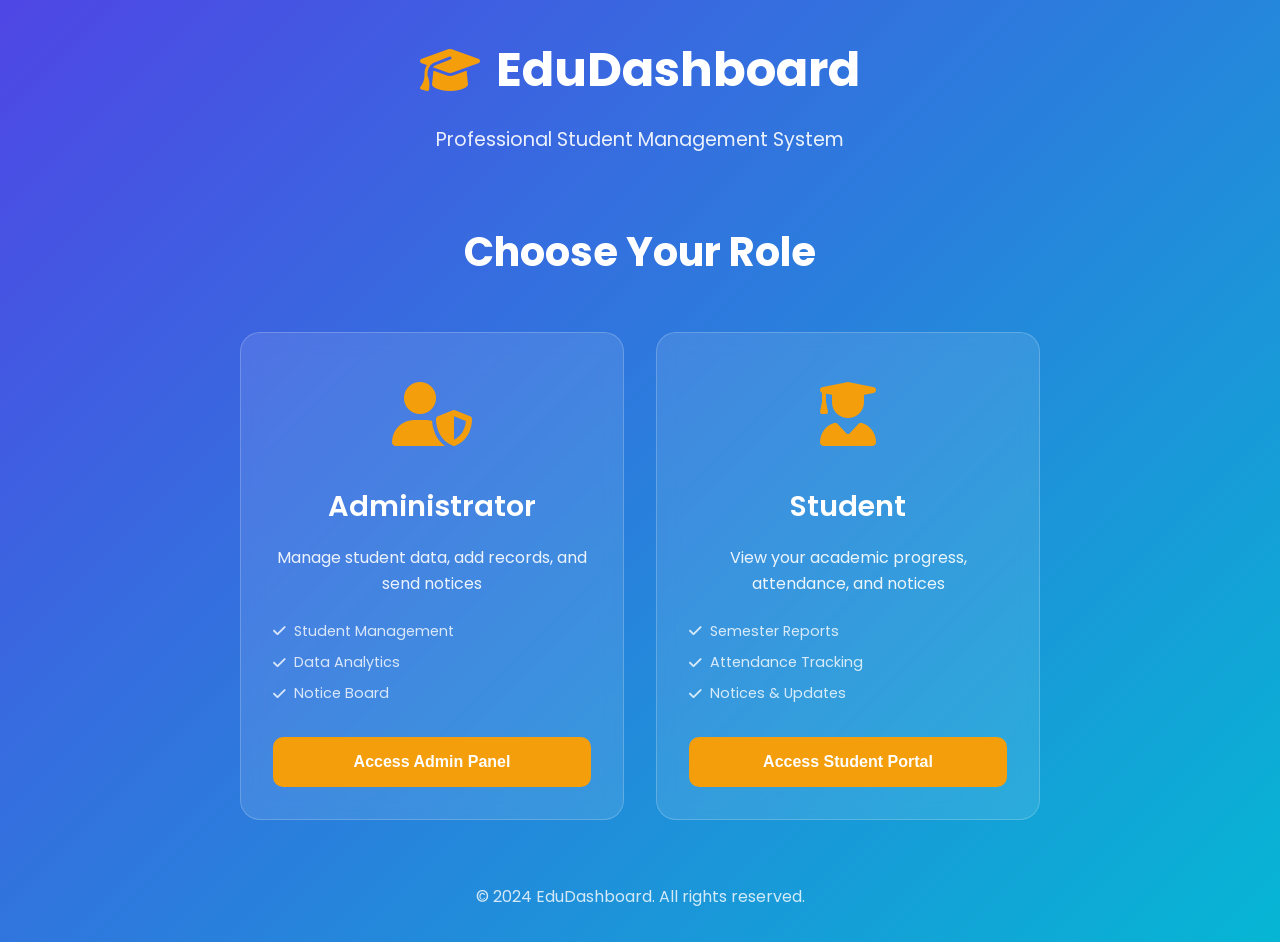
<file: index.html>
<!DOCTYPE html>
<html lang="en">
<head>
    <meta charset="UTF-8">
    <meta name="viewport" content="width=device-width, initial-scale=1.0">
    <title>Student Dashboard - Role Selection</title>
    <link rel="stylesheet" href="css/style.css">
    <link href="https://fonts.googleapis.com/css2?family=Poppins:wght@300;400;500;600;700&display=swap" rel="stylesheet">
    <link rel="stylesheet" href="https://cdnjs.cloudflare.com/ajax/libs/font-awesome/6.4.0/css/all.min.css">
</head>
<body>
    <div class="landing-container">
        <div class="landing-header">
            <div class="logo">
                <i class="fas fa-graduation-cap"></i>
                <h1>EduDashboard</h1>
            </div>
            <p class="tagline">Professional Student Management System</p>
        </div>

        <div class="role-selection">
            <h2>Choose Your Role</h2>
            <div class="role-cards">
                <div class="role-card admin-card" onclick="selectRole('admin')">
                    <div class="card-icon">
                        <i class="fas fa-user-shield"></i>
                    </div>
                    <h3>Administrator</h3>
                    <p>Manage student data, add records, and send notices</p>
                    <div class="card-features">
                        <span><i class="fas fa-check"></i> Student Management</span>
                        <span><i class="fas fa-check"></i> Data Analytics</span>
                        <span><i class="fas fa-check"></i> Notice Board</span>
                    </div>
                    <button class="role-btn">Access Admin Panel</button>
                </div>

                <div class="role-card student-card" onclick="selectRole('student')">
                    <div class="card-icon">
                        <i class="fas fa-user-graduate"></i>
                    </div>
                    <h3>Student</h3>
                    <p>View your academic progress, attendance, and notices</p>
                    <div class="card-features">
                        <span><i class="fas fa-check"></i> Semester Reports</span>
                        <span><i class="fas fa-check"></i> Attendance Tracking</span>
                        <span><i class="fas fa-check"></i> Notices & Updates</span>
                    </div>
                    <button class="role-btn">Access Student Portal</button>
                </div>
            </div>
        </div>

        <div class="landing-footer">
            <p>&copy; 2024 EduDashboard. All rights reserved.</p>
        </div>
    </div>

    <script src="js/script.js"></script>
</body>
</html>
</file>
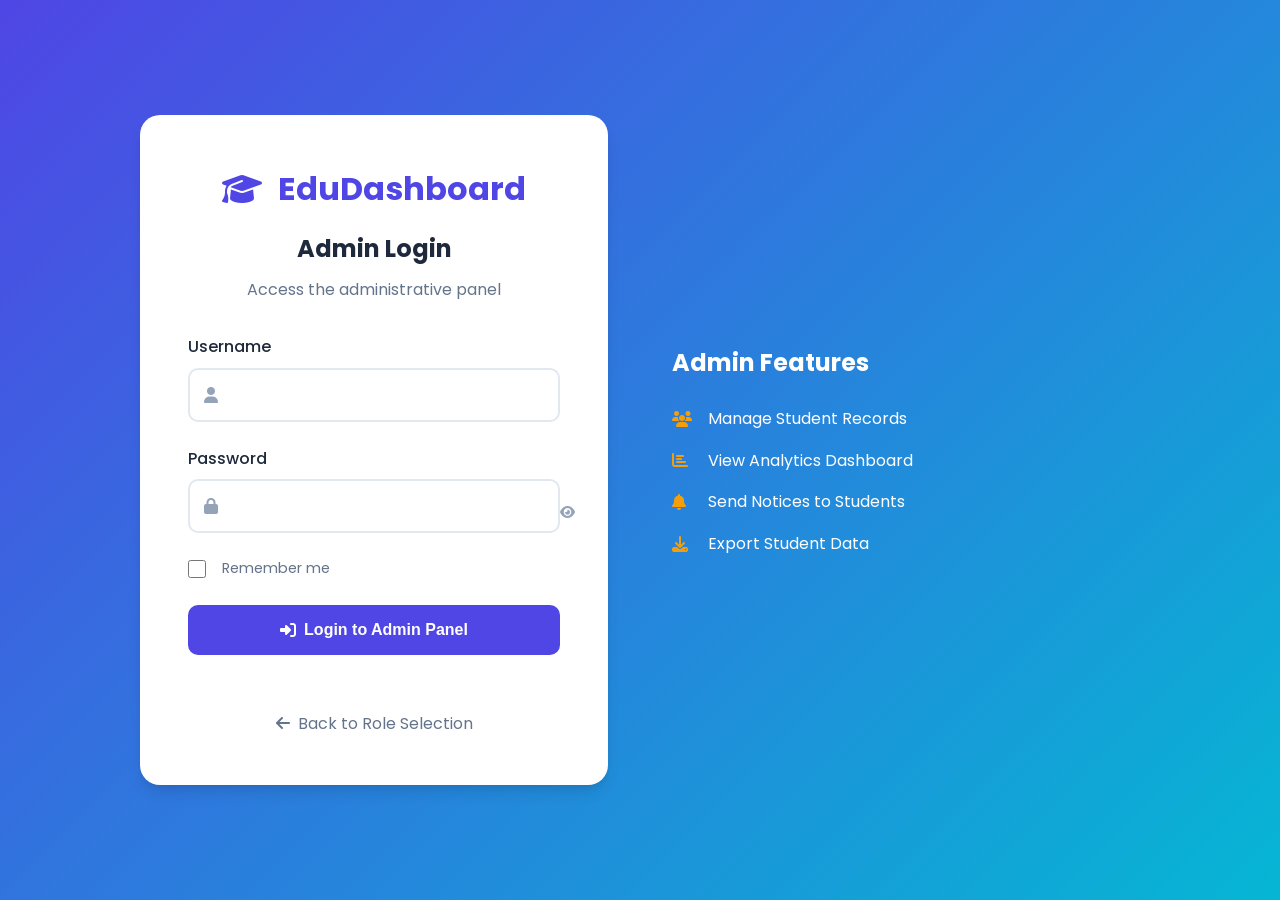
<file: login-admin.html>
<!DOCTYPE html>
<html lang="en">
<head>
    <meta charset="UTF-8">
    <meta name="viewport" content="width=device-width, initial-scale=1.0">
    <title>Admin Login - EduDashboard</title>
    <link rel="stylesheet" href="css/style.css">
    <link href="https://fonts.googleapis.com/css2?family=Poppins:wght@300;400;500;600;700&display=swap" rel="stylesheet">
    <link rel="stylesheet" href="https://cdnjs.cloudflare.com/ajax/libs/font-awesome/6.4.0/css/all.min.css">
</head>
<body class="login-page">
    <div class="login-container">
        <div class="login-card">
            <div class="login-header">
                <div class="logo">
                    <i class="fas fa-graduation-cap"></i>
                    <h1>EduDashboard</h1>
                </div>
                <h2>Admin Login</h2>
                <p>Access the administrative panel</p>
            </div>

            <form class="login-form" id="adminLoginForm">
                <div class="form-group">
                    <label for="adminUsername">Username</label>
                    <div class="input-group">
                        <i class="fas fa-user"></i>
                        <input type="text" id="adminUsername" name="username" required>
                    </div>
                </div>

                <div class="form-group">
                    <label for="adminPassword">Password</label>
                    <div class="input-group">
                        <i class="fas fa-lock"></i>
                        <input type="password" id="adminPassword" name="password" required>
                        <button type="button" class="toggle-password" onclick="togglePassword('adminPassword')">
                            <i class="fas fa-eye"></i>
                        </button>
                    </div>
                </div>

                <div class="form-options">
                    <label class="checkbox-container">
                        <input type="checkbox" id="rememberMe">
                        <span class="checkmark"></span>
                        Remember me
                    </label>
                </div>

                <button type="submit" class="login-btn">
                    <i class="fas fa-sign-in-alt"></i>
                    Login to Admin Panel
                </button>

                <div class="login-footer">
                    <a href="index.html" class="back-link">
                        <i class="fas fa-arrow-left"></i>
                        Back to Role Selection
                    </a>
                </div>
            </form>
        </div>

        <div class="login-info">
            <h3>Admin Features</h3>
            <ul>
                <li><i class="fas fa-users"></i> Manage Student Records</li>
                <li><i class="fas fa-chart-bar"></i> View Analytics Dashboard</li>
                <li><i class="fas fa-bell"></i> Send Notices to Students</li>
                <li><i class="fas fa-download"></i> Export Student Data</li>
            </ul>
        </div>
    </div>

    <script src="js/script.js"></script>
</body>
</html>
</file>
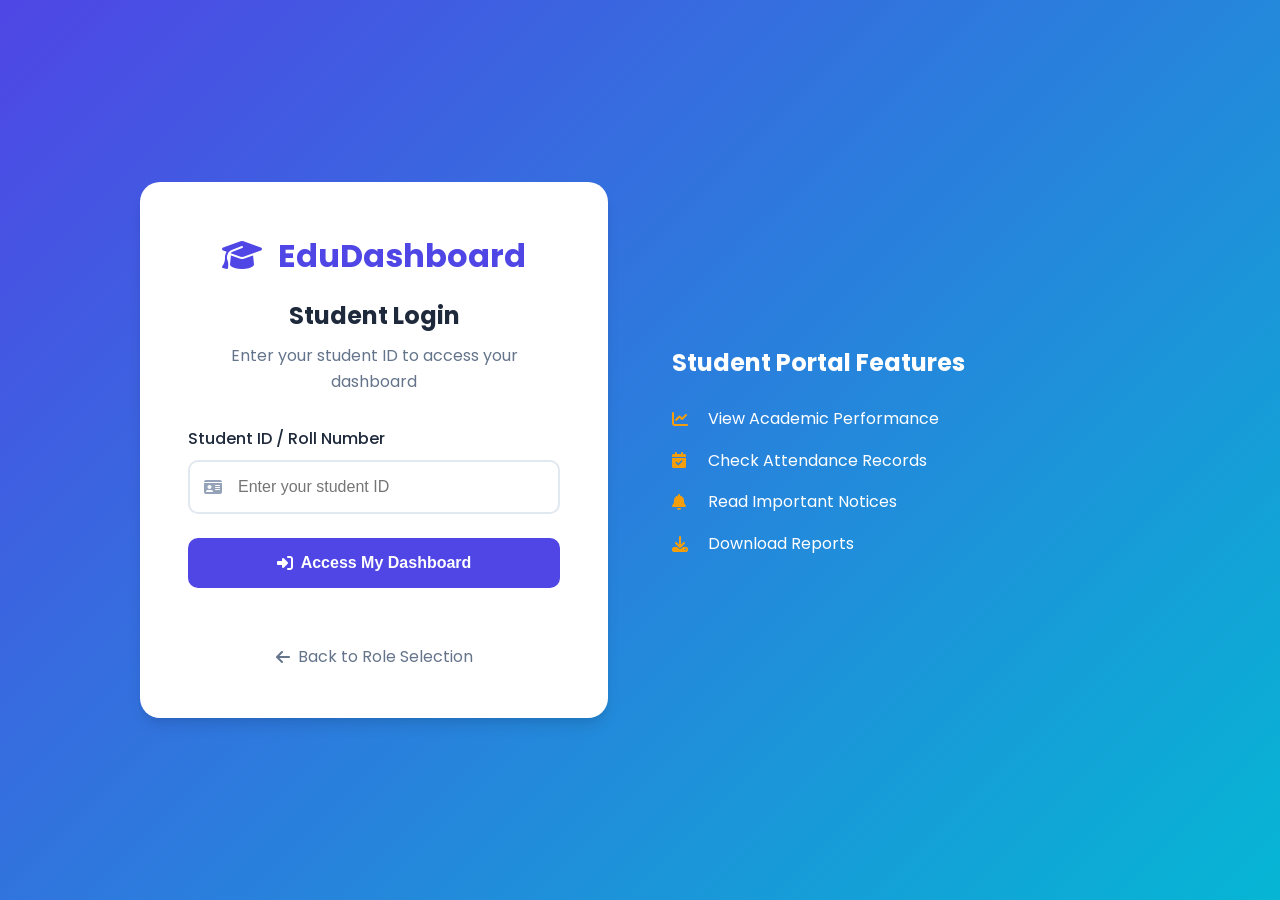
<file: login-student.html>
<!DOCTYPE html>
<html lang="en">
<head>
    <meta charset="UTF-8">
    <meta name="viewport" content="width=device-width, initial-scale=1.0">
    <title>Student Login - EduDashboard</title>
    <link rel="stylesheet" href="css/style.css">
    <link href="https://fonts.googleapis.com/css2?family=Poppins:wght@300;400;500;600;700&display=swap" rel="stylesheet">
    <link rel="stylesheet" href="https://cdnjs.cloudflare.com/ajax/libs/font-awesome/6.4.0/css/all.min.css">
</head>
<body class="login-page">
    <div class="login-container">
        <div class="login-card">
            <div class="login-header">
                <div class="logo">
                    <i class="fas fa-graduation-cap"></i>
                    <h1>EduDashboard</h1>
                </div>
                <h2>Student Login</h2>
                <p>Enter your student ID to access your dashboard</p>
            </div>

            <form class="login-form" id="studentLoginForm">
                <div class="form-group">
                    <label for="studentId">Student ID / Roll Number</label>
                    <div class="input-group">
                        <i class="fas fa-id-card"></i>
                        <input type="text" id="studentId" name="studentId" placeholder="Enter your student ID" required>
                    </div>
                </div>

                <button type="submit" class="login-btn">
                    <i class="fas fa-sign-in-alt"></i>
                    Access My Dashboard
                </button>

                <div class="login-footer">
                    <a href="index.html" class="back-link">
                        <i class="fas fa-arrow-left"></i>
                        Back to Role Selection
                    </a>
                </div>
            </form>
        </div>

        <div class="login-info">
            <h3>Student Portal Features</h3>
            <ul>
                <li><i class="fas fa-chart-line"></i> View Academic Performance</li>
                <li><i class="fas fa-calendar-check"></i> Check Attendance Records</li>
                <li><i class="fas fa-bell"></i> Read Important Notices</li>
                <li><i class="fas fa-download"></i> Download Reports</li>
            </ul>
        </div>
    </div>

    <script src="js/script.js"></script>
</body>
</html>
</file>
<file: css/style.css>
/* Reset and Base Styles */
* {
    margin: 0;
    padding: 0;
    box-sizing: border-box;
}

:root {
    /* Light Theme Colors */
    --primary-color: #4f46e5;
    --primary-dark: #3730a3;
    --secondary-color: #06b6d4;
    --accent-color: #f59e0b;
    --success-color: #10b981;
    --warning-color: #f59e0b;
    --error-color: #ef4444;
    
    /* Neutral Colors */
    --bg-primary: #ffffff;
    --bg-secondary: #f8fafc;
    --bg-tertiary: #f1f5f9;
    --text-primary: #1e293b;
    --text-secondary: #64748b;
    --text-muted: #94a3b8;
    --border-color: #e2e8f0;
    --shadow: 0 1px 3px 0 rgba(0, 0, 0, 0.1), 0 1px 2px 0 rgba(0, 0, 0, 0.06);
    --shadow-lg: 0 10px 15px -3px rgba(0, 0, 0, 0.1), 0 4px 6px -2px rgba(0, 0, 0, 0.05);
    
    /* Dark Theme Colors */
    --dark-bg-primary: #0f172a;
    --dark-bg-secondary: #1e293b;
    --dark-bg-tertiary: #334155;
    --dark-text-primary: #f8fafc;
    --dark-text-secondary: #cbd5e1;
    --dark-text-muted: #64748b;
    --dark-border-color: #334155;
}

[data-theme="dark"] {
    --bg-primary: var(--dark-bg-primary);
    --bg-secondary: var(--dark-bg-secondary);
    --bg-tertiary: var(--dark-bg-tertiary);
    --text-primary: var(--dark-text-primary);
    --text-secondary: var(--dark-text-secondary);
    --text-muted: var(--dark-text-muted);
    --border-color: var(--dark-border-color);
}

body {
    font-family: 'Poppins', sans-serif;
    background-color: var(--bg-secondary);
    color: var(--text-primary);
    line-height: 1.6;
    transition: all 0.3s ease;
}

/* Landing Page Styles */
.landing-container {
    min-height: 100vh;
    display: flex;
    flex-direction: column;
    background: linear-gradient(135deg, var(--primary-color) 0%, var(--secondary-color) 100%);
    color: white;
}

.landing-header {
    text-align: center;
    padding: 2rem 1rem;
}

.landing-header .logo {
    display: flex;
    align-items: center;
    justify-content: center;
    gap: 1rem;
    margin-bottom: 1rem;
}

.landing-header .logo i {
    font-size: 3rem;
    color: var(--accent-color);
}

.landing-header h1 {
    font-size: 3rem;
    font-weight: 700;
    margin: 0;
}

.tagline {
    font-size: 1.2rem;
    opacity: 0.9;
    margin: 0;
}

.role-selection {
    flex: 1;
    display: flex;
    flex-direction: column;
    align-items: center;
    justify-content: center;
    padding: 2rem;
}

.role-selection h2 {
    font-size: 2.5rem;
    margin-bottom: 3rem;
    text-align: center;
}

.role-cards {
    display: grid;
    grid-template-columns: repeat(auto-fit, minmax(350px, 1fr));
    gap: 2rem;
    max-width: 800px;
    width: 100%;
}

.role-card {
    background: rgba(255, 255, 255, 0.1);
    backdrop-filter: blur(10px);
    border: 1px solid rgba(255, 255, 255, 0.2);
    border-radius: 20px;
    padding: 2rem;
    text-align: center;
    transition: all 0.3s ease;
    cursor: pointer;
}

.role-card:hover {
    transform: translateY(-10px);
    background: rgba(255, 255, 255, 0.15);
    box-shadow: 0 20px 40px rgba(0, 0, 0, 0.1);
}

.card-icon {
    font-size: 4rem;
    margin-bottom: 1rem;
    color: var(--accent-color);
}

.role-card h3 {
    font-size: 1.8rem;
    margin-bottom: 1rem;
    font-weight: 600;
}

.role-card p {
    font-size: 1rem;
    margin-bottom: 1.5rem;
    opacity: 0.9;
}

.card-features {
    display: flex;
    flex-direction: column;
    gap: 0.5rem;
    margin-bottom: 2rem;
}

.card-features span {
    display: flex;
    align-items: center;
    gap: 0.5rem;
    font-size: 0.9rem;
    opacity: 0.8;
}

.role-btn {
    background: var(--accent-color);
    color: white;
    border: none;
    padding: 1rem 2rem;
    border-radius: 10px;
    font-size: 1rem;
    font-weight: 600;
    cursor: pointer;
    transition: all 0.3s ease;
    width: 100%;
}

.role-btn:hover {
    background: #d97706;
    transform: translateY(-2px);
}

.landing-footer {
    text-align: center;
    padding: 2rem;
    opacity: 0.8;
}

/* Login Page Styles */
.login-page {
    background: linear-gradient(135deg, var(--primary-color) 0%, var(--secondary-color) 100%);
    min-height: 100vh;
    display: flex;
    align-items: center;
    justify-content: center;
    padding: 2rem;
}

.login-container {
    display: grid;
    grid-template-columns: 1fr 1fr;
    gap: 4rem;
    max-width: 1000px;
    width: 100%;
    align-items: center;
}

.login-card {
    background: var(--bg-primary);
    border-radius: 20px;
    padding: 3rem;
    box-shadow: var(--shadow-lg);
    color: var(--text-primary);
}

.login-header {
    text-align: center;
    margin-bottom: 2rem;
}

.login-header .logo {
    display: flex;
    align-items: center;
    justify-content: center;
    gap: 1rem;
    margin-bottom: 1rem;
}

.login-header .logo i {
    font-size: 2rem;
    color: var(--primary-color);
}

.login-header h1 {
    font-size: 2rem;
    font-weight: 700;
    color: var(--primary-color);
}

.login-header h2 {
    font-size: 1.5rem;
    margin-bottom: 0.5rem;
    color: var(--text-primary);
}

.login-header p {
    color: var(--text-secondary);
}

.login-form {
    display: flex;
    flex-direction: column;
    gap: 1.5rem;
}

.form-group {
    display: flex;
    flex-direction: column;
    gap: 0.5rem;
}

.form-group label {
    font-weight: 500;
    color: var(--text-primary);
}

.input-group {
    position: relative;
    display: flex;
    align-items: center;
}

.input-group i {
    position: absolute;
    left: 1rem;
    color: var(--text-muted);
    z-index: 1;
}

.input-group input {
    width: 100%;
    padding: 1rem 1rem 1rem 3rem;
    border: 2px solid var(--border-color);
    border-radius: 10px;
    font-size: 1rem;
    transition: all 0.3s ease;
    background: var(--bg-primary);
    color: var(--text-primary);
}

.input-group input:focus {
    outline: none;
    border-color: var(--primary-color);
    box-shadow: 0 0 0 3px rgba(79, 70, 229, 0.1);
}

.toggle-password {
    position: absolute;
    right: 1rem;
    background: none;
    border: none;
    color: var(--text-muted);
    cursor: pointer;
    z-index: 1;
}

.form-options {
    display: flex;
    align-items: center;
    gap: 0.5rem;
}

.checkbox-container {
    display: flex;
    align-items: center;
    gap: 0.5rem;
    cursor: pointer;
    font-size: 0.9rem;
    color: var(--text-secondary);
}

.checkbox-container input[type="checkbox"] {
    width: 18px;
    height: 18px;
    accent-color: var(--primary-color);
}

.login-btn {
    background: var(--primary-color);
    color: white;
    border: none;
    padding: 1rem 2rem;
    border-radius: 10px;
    font-size: 1rem;
    font-weight: 600;
    cursor: pointer;
    transition: all 0.3s ease;
    display: flex;
    align-items: center;
    justify-content: center;
    gap: 0.5rem;
}

.login-btn:hover {
    background: var(--primary-dark);
    transform: translateY(-2px);
}

.login-footer {
    text-align: center;
    margin-top: 2rem;
}

.back-link {
    color: var(--text-secondary);
    text-decoration: none;
    display: inline-flex;
    align-items: center;
    gap: 0.5rem;
    transition: color 0.3s ease;
}

.back-link:hover {
    color: var(--primary-color);
}

.login-info {
    color: white;
}

.login-info h3 {
    font-size: 1.5rem;
    margin-bottom: 1.5rem;
}

.login-info ul {
    list-style: none;
    display: flex;
    flex-direction: column;
    gap: 1rem;
}

.login-info li {
    display: flex;
    align-items: center;
    gap: 1rem;
    font-size: 1rem;
}

.login-info i {
    color: var(--accent-color);
    width: 20px;
}

/* Dashboard Layout */
.dashboard-container {
    display: flex;
    min-height: 100vh;
    background: var(--bg-secondary);
}

/* Sidebar Styles */
.sidebar {
    width: 280px;
    background: var(--bg-primary);
    border-right: 1px solid var(--border-color);
    display: flex;
    flex-direction: column;
    transition: all 0.3s ease;
    position: fixed;
    height: 100vh;
    z-index: 1000;
}

.sidebar-header {
    padding: 2rem 1.5rem;
    border-bottom: 1px solid var(--border-color);
}

.sidebar-header .logo {
    display: flex;
    align-items: center;
    gap: 1rem;
}

.sidebar-header .logo i {
    font-size: 2rem;
    color: var(--primary-color);
}

.sidebar-header h2 {
    font-size: 1.5rem;
    font-weight: 700;
    color: var(--primary-color);
}

.sidebar-nav {
    flex: 1;
    padding: 1rem 0;
}

.sidebar-nav ul {
    list-style: none;
}

.nav-item {
    display: flex;
    align-items: center;
    gap: 1rem;
    padding: 1rem 1.5rem;
    cursor: pointer;
    transition: all 0.3s ease;
    color: var(--text-secondary);
    border-left: 3px solid transparent;
}

.nav-item:hover {
    background: var(--bg-tertiary);
    color: var(--text-primary);
}

.nav-item.active {
    background: rgba(79, 70, 229, 0.1);
    color: var(--primary-color);
    border-left-color: var(--primary-color);
}

.nav-item i {
    font-size: 1.2rem;
    width: 20px;
}

.sidebar-footer {
    padding: 1.5rem;
    border-top: 1px solid var(--border-color);
}

.logout-btn {
    width: 100%;
    background: var(--error-color);
    color: white;
    border: none;
    padding: 1rem;
    border-radius: 10px;
    font-size: 1rem;
    font-weight: 500;
    cursor: pointer;
    transition: all 0.3s ease;
    display: flex;
    align-items: center;
    justify-content: center;
    gap: 0.5rem;
}

.logout-btn:hover {
    background: #dc2626;
}

/* Main Content */
.main-content {
    flex: 1;
    margin-left: 280px;
    display: flex;
    flex-direction: column;
    transition: all 0.3s ease;
}

/* Header */
.header {
    background: var(--bg-primary);
    border-bottom: 1px solid var(--border-color);
    padding: 1rem 2rem;
    display: flex;
    align-items: center;
    justify-content: space-between;
    position: sticky;
    top: 0;
    z-index: 100;
}

.header-left {
    display: flex;
    align-items: center;
    gap: 1rem;
}

.sidebar-toggle {
    display: none;
    background: none;
    border: none;
    font-size: 1.5rem;
    color: var(--text-primary);
    cursor: pointer;
}

.header h1 {
    font-size: 1.8rem;
    font-weight: 600;
    color: var(--text-primary);
}

.header-right {
    display: flex;
    align-items: center;
    gap: 1rem;
}

.theme-toggle {
    position: relative;
}

.theme-btn {
    background: var(--bg-tertiary);
    border: none;
    padding: 0.75rem;
    border-radius: 10px;
    color: var(--text-primary);
    cursor: pointer;
    transition: all 0.3s ease;
}

.theme-btn:hover {
    background: var(--border-color);
}

.user-info {
    display: flex;
    align-items: center;
    gap: 0.5rem;
    padding: 0.5rem 1rem;
    background: var(--bg-tertiary);
    border-radius: 10px;
    color: var(--text-primary);
}

/* Content Sections */
.content-section {
    display: none;
    padding: 2rem;
    flex: 1;
}

.content-section.active {
    display: block;
}

/* Stats Grid */
.stats-grid {
    display: grid;
    grid-template-columns: repeat(auto-fit, minmax(250px, 1fr));
    gap: 1.5rem;
    margin-bottom: 2rem;
}

.stat-card {
    background: var(--bg-primary);
    border-radius: 15px;
    padding: 1.5rem;
    box-shadow: var(--shadow);
    display: flex;
    align-items: center;
    gap: 1rem;
    transition: all 0.3s ease;
}

.stat-card:hover {
    transform: translateY(-2px);
    box-shadow: var(--shadow-lg);
}

.stat-icon {
    width: 60px;
    height: 60px;
    border-radius: 15px;
    display: flex;
    align-items: center;
    justify-content: center;
    font-size: 1.5rem;
    color: white;
}

.stat-card:nth-child(1) .stat-icon { background: var(--primary-color); }
.stat-card:nth-child(2) .stat-icon { background: var(--secondary-color); }
.stat-card:nth-child(3) .stat-icon { background: var(--accent-color); }
.stat-card:nth-child(4) .stat-icon { background: var(--success-color); }

.stat-content h3 {
    font-size: 2rem;
    font-weight: 700;
    color: var(--text-primary);
    margin-bottom: 0.25rem;
}

.stat-content p {
    color: var(--text-secondary);
    font-size: 0.9rem;
}

/* Dashboard Grid */
.dashboard-grid {
    display: grid;
    grid-template-columns: repeat(auto-fit, minmax(400px, 1fr));
    gap: 2rem;
}

.dashboard-card {
    background: var(--bg-primary);
    border-radius: 15px;
    padding: 2rem;
    box-shadow: var(--shadow);
}

.dashboard-card h3 {
    font-size: 1.3rem;
    font-weight: 600;
    margin-bottom: 1.5rem;
    color: var(--text-primary);
}

/* Welcome Card */
.welcome-card {
    background: linear-gradient(135deg, var(--primary-color) 0%, var(--secondary-color) 100%);
    border-radius: 20px;
    padding: 2rem;
    color: white;
    display: flex;
    align-items: center;
    justify-content: space-between;
    margin-bottom: 2rem;
}

.welcome-content h2 {
    font-size: 2rem;
    font-weight: 600;
    margin-bottom: 0.5rem;
}

.welcome-content p {
    opacity: 0.9;
    font-size: 1.1rem;
}

.welcome-avatar {
    width: 80px;
    height: 80px;
    background: rgba(255, 255, 255, 0.2);
    border-radius: 50%;
    display: flex;
    align-items: center;
    justify-content: center;
    font-size: 2rem;
}

/* Section Headers */
.section-header {
    display: flex;
    align-items: center;
    justify-content: space-between;
    margin-bottom: 2rem;
}

.section-header h2 {
    font-size: 2rem;
    font-weight: 600;
    color: var(--text-primary);
}

/* Buttons */
.btn {
    padding: 0.75rem 1.5rem;
    border: none;
    border-radius: 10px;
    font-size: 1rem;
    font-weight: 500;
    cursor: pointer;
    transition: all 0.3s ease;
    display: inline-flex;
    align-items: center;
    gap: 0.5rem;
    text-decoration: none;
}

.btn-primary {
    background: var(--primary-color);
    color: white;
}

.btn-primary:hover {
    background: var(--primary-dark);
    transform: translateY(-2px);
}

.btn-secondary {
    background: var(--bg-tertiary);
    color: var(--text-primary);
    border: 1px solid var(--border-color);
}

.btn-secondary:hover {
    background: var(--border-color);
}

/* Quick Actions */
.quick-actions {
    display: flex;
    flex-direction: column;
    gap: 1rem;
}

.action-btn {
    background: var(--bg-tertiary);
    border: 1px solid var(--border-color);
    padding: 1rem;
    border-radius: 10px;
    cursor: pointer;
    transition: all 0.3s ease;
    display: flex;
    align-items: center;
    gap: 1rem;
    color: var(--text-primary);
    font-size: 1rem;
}

.action-btn:hover {
    background: var(--primary-color);
    color: white;
    transform: translateY(-2px);
}

/* Filters */
.filters {
    display: flex;
    gap: 1rem;
    margin-bottom: 2rem;
    flex-wrap: wrap;
}

.search-box {
    position: relative;
    flex: 1;
    min-width: 250px;
}

.search-box i {
    position: absolute;
    left: 1rem;
    top: 50%;
    transform: translateY(-50%);
    color: var(--text-muted);
}

.search-box input {
    width: 100%;
    padding: 1rem 1rem 1rem 3rem;
    border: 2px solid var(--border-color);
    border-radius: 10px;
    font-size: 1rem;
    background: var(--bg-primary);
    color: var(--text-primary);
    transition: all 0.3s ease;
}

.search-box input:focus {
    outline: none;
    border-color: var(--primary-color);
    box-shadow: 0 0 0 3px rgba(79, 70, 229, 0.1);
}

.filters select {
    padding: 1rem;
    border: 2px solid var(--border-color);
    border-radius: 10px;
    font-size: 1rem;
    background: var(--bg-primary);
    color: var(--text-primary);
    min-width: 150px;
}

/* Tables */
.table-container {
    background: var(--bg-primary);
    border-radius: 15px;
    overflow: hidden;
    box-shadow: var(--shadow);
}

.data-table {
    width: 100%;
    border-collapse: collapse;
}

.data-table th {
    background: var(--bg-tertiary);
    padding: 1rem;
    text-align: left;
    font-weight: 600;
    color: var(--text-primary);
    border-bottom: 1px solid var(--border-color);
    cursor: pointer;
    user-select: none;
}

.data-table th:hover {
    background: var(--border-color);
}

.data-table th i {
    margin-left: 0.5rem;
    opacity: 0.5;
}

.data-table td {
    padding: 1rem;
    border-bottom: 1px solid var(--border-color);
    color: var(--text-primary);
}

.data-table tr:hover {
    background: var(--bg-tertiary);
}

/* Modals */
.modal {
    display: none;
    position: fixed;
    top: 0;
    left: 0;
    width: 100%;
    height: 100%;
    background: rgba(0, 0, 0, 0.5);
    z-index: 2000;
    align-items: center;
    justify-content: center;
    padding: 2rem;
}

.modal.active {
    display: flex;
}

.modal-content {
    background: var(--bg-primary);
    border-radius: 20px;
    max-width: 600px;
    width: 100%;
    max-height: 90vh;
    overflow-y: auto;
    box-shadow: var(--shadow-lg);
}

.modal-header {
    display: flex;
    align-items: center;
    justify-content: space-between;
    padding: 2rem 2rem 1rem;
    border-bottom: 1px solid var(--border-color);
}

.modal-header h3 {
    font-size: 1.5rem;
    font-weight: 600;
    color: var(--text-primary);
}

.close-btn {
    background: none;
    border: none;
    font-size: 1.5rem;
    color: var(--text-muted);
    cursor: pointer;
    padding: 0.5rem;
    border-radius: 50%;
    transition: all 0.3s ease;
}

.close-btn:hover {
    background: var(--bg-tertiary);
    color: var(--text-primary);
}

.modal-form {
    padding: 2rem;
}

.form-row {
    display: grid;
    grid-template-columns: 1fr 1fr;
    gap: 1rem;
    margin-bottom: 1rem;
}

.modal-form .form-group {
    margin-bottom: 1rem;
}

.modal-form label {
    display: block;
    margin-bottom: 0.5rem;
    font-weight: 500;
    color: var(--text-primary);
}

.modal-form input,
.modal-form select,
.modal-form textarea {
    width: 100%;
    padding: 1rem;
    border: 2px solid var(--border-color);
    border-radius: 10px;
    font-size: 1rem;
    background: var(--bg-primary);
    color: var(--text-primary);
    transition: all 0.3s ease;
}

.modal-form input:focus,
.modal-form select:focus,
.modal-form textarea:focus {
    outline: none;
    border-color: var(--primary-color);
    box-shadow: 0 0 0 3px rgba(79, 70, 229, 0.1);
}

.modal-actions {
    display: flex;
    gap: 1rem;
    justify-content: flex-end;
    margin-top: 2rem;
    padding-top: 2rem;
    border-top: 1px solid var(--border-color);
}

/* Notices */
.notices-list {
    display: flex;
    flex-direction: column;
    gap: 1rem;
}

.notice-item {
    background: var(--bg-primary);
    border-radius: 15px;
    padding: 1.5rem;
    box-shadow: var(--shadow);
    border-left: 4px solid var(--primary-color);
}

.notice-item h4 {
    font-size: 1.2rem;
    font-weight: 600;
    color: var(--text-primary);
    margin-bottom: 0.5rem;
}

.notice-item p {
    color: var(--text-secondary);
    margin-bottom: 1rem;
}

.notice-meta {
    display: flex;
    align-items: center;
    gap: 1rem;
    font-size: 0.9rem;
    color: var(--text-muted);
}

.notice-actions {
    display: flex;
    gap: 0.5rem;
    margin-top: 1rem;
}

.notice-btn {
    padding: 0.5rem 1rem;
    border: none;
    border-radius: 8px;
    font-size: 0.9rem;
    cursor: pointer;
    transition: all 0.3s ease;
}

.notice-btn.edit {
    background: var(--accent-color);
    color: white;
}

.notice-btn.delete {
    background: var(--error-color);
    color: white;
}

.notice-btn:hover {
    transform: translateY(-1px);
}

/* Charts */
.chart-card {
    background: var(--bg-primary);
    border-radius: 15px;
    padding: 2rem;
    box-shadow: var(--shadow);
    margin-bottom: 2rem;
}

.chart-card h3 {
    font-size: 1.3rem;
    font-weight: 600;
    margin-bottom: 1.5rem;
    color: var(--text-primary);
}

.analytics-grid {
    display: grid;
    grid-template-columns: repeat(auto-fit, minmax(400px, 1fr));
    gap: 2rem;
}

.academic-grid {
    display: grid;
    grid-template-columns: repeat(auto-fit, minmax(400px, 1fr));
    gap: 2rem;
    margin-bottom: 2rem;
}

/* Student Specific Styles */
.attendance-overview {
    display: grid;
    grid-template-columns: 1fr 2fr;
    gap: 2rem;
    margin-bottom: 2rem;
}

.attendance-card {
    background: var(--bg-primary);
    border-radius: 15px;
    padding: 2rem;
    box-shadow: var(--shadow);
    text-align: center;
}

.attendance-circle {
    width: 150px;
    height: 150px;
    border-radius: 50%;
    background: conic-gradient(var(--primary-color) 0deg, var(--primary-color) var(--attendance-angle, 0deg), var(--bg-tertiary) var(--attendance-angle, 0deg));
    display: flex;
    align-items: center;
    justify-content: center;
    margin: 1rem auto;
    position: relative;
}

.attendance-circle::before {
    content: '';
    position: absolute;
    width: 120px;
    height: 120px;
    background: var(--bg-primary);
    border-radius: 50%;
}

.attendance-circle span {
    position: relative;
    z-index: 1;
    font-size: 1.5rem;
    font-weight: 700;
    color: var(--text-primary);
}

.attendance-chart {
    background: var(--bg-primary);
    border-radius: 15px;
    padding: 2rem;
    box-shadow: var(--shadow);
}

.marks-table-container,
.attendance-table-container {
    background: var(--bg-primary);
    border-radius: 15px;
    padding: 2rem;
    box-shadow: var(--shadow);
}

.marks-table-container h3,
.attendance-table-container h3 {
    font-size: 1.3rem;
    font-weight: 600;
    margin-bottom: 1.5rem;
    color: var(--text-primary);
}

/* Profile Styles */
.profile-container {
    display: grid;
    grid-template-columns: 1fr 2fr;
    gap: 2rem;
}

.profile-card {
    background: var(--bg-primary);
    border-radius: 15px;
    padding: 2rem;
    box-shadow: var(--shadow);
    text-align: center;
}

.profile-avatar {
    width: 120px;
    height: 120px;
    background: linear-gradient(135deg, var(--primary-color) 0%, var(--secondary-color) 100%);
    border-radius: 50%;
    display: flex;
    align-items: center;
    justify-content: center;
    font-size: 3rem;
    color: white;
    margin: 0 auto 1.5rem;
}

.profile-info h3 {
    font-size: 1.5rem;
    font-weight: 600;
    margin-bottom: 1rem;
    color: var(--text-primary);
}

.profile-info p {
    color: var(--text-secondary);
    margin-bottom: 0.5rem;
}

.profile-details {
    background: var(--bg-primary);
    border-radius: 15px;
    padding: 2rem;
    box-shadow: var(--shadow);
}

.profile-details h3 {
    font-size: 1.3rem;
    font-weight: 600;
    margin-bottom: 1.5rem;
    color: var(--text-primary);
}

.info-grid {
    display: grid;
    grid-template-columns: 1fr 1fr;
    gap: 1rem;
}

.info-item {
    display: flex;
    justify-content: space-between;
    align-items: center;
    padding: 1rem;
    background: var(--bg-tertiary);
    border-radius: 10px;
}

.info-item label {
    font-weight: 500;
    color: var(--text-secondary);
}

.info-item span {
    font-weight: 600;
    color: var(--text-primary);
}

/* Recent Lists */
.recent-list {
    display: flex;
    flex-direction: column;
    gap: 1rem;
}

.recent-item {
    display: flex;
    align-items: center;
    gap: 1rem;
    padding: 1rem;
    background: var(--bg-tertiary);
    border-radius: 10px;
    transition: all 0.3s ease;
}

.recent-item:hover {
    background: var(--border-color);
}

.recent-avatar {
    width: 40px;
    height: 40px;
    background: var(--primary-color);
    border-radius: 50%;
    display: flex;
    align-items: center;
    justify-content: center;
    color: white;
    font-size: 0.9rem;
}

.recent-info h4 {
    font-size: 1rem;
    font-weight: 500;
    color: var(--text-primary);
    margin-bottom: 0.25rem;
}

.recent-info p {
    font-size: 0.8rem;
    color: var(--text-secondary);
}

/* Notices Preview */
.notices-preview {
    display: flex;
    flex-direction: column;
    gap: 1rem;
}

.notice-preview {
    padding: 1rem;
    background: var(--bg-tertiary);
    border-radius: 10px;
    border-left: 3px solid var(--primary-color);
}

.notice-preview h4 {
    font-size: 1rem;
    font-weight: 500;
    color: var(--text-primary);
    margin-bottom: 0.5rem;
}

.notice-preview p {
    font-size: 0.9rem;
    color: var(--text-secondary);
    margin-bottom: 0.5rem;
}

.notice-preview .notice-date {
    font-size: 0.8rem;
    color: var(--text-muted);
}

/* Responsive Design */
@media (max-width: 1024px) {
    .sidebar {
        transform: translateX(-100%);
    }
    
    .sidebar.active {
        transform: translateX(0);
    }
    
    .main-content {
        margin-left: 0;
    }
    
    .sidebar-toggle {
        display: block;
    }
    
    .login-container {
        grid-template-columns: 1fr;
        gap: 2rem;
    }
    
    .role-cards {
        grid-template-columns: 1fr;
    }
}

@media (max-width: 768px) {
    .header {
        padding: 1rem;
    }
    
    .content-section {
        padding: 1rem;
    }
    
    .stats-grid {
        grid-template-columns: 1fr;
    }
    
    .dashboard-grid {
        grid-template-columns: 1fr;
    }
    
    .form-row {
        grid-template-columns: 1fr;
    }
    
    .analytics-grid,
    .academic-grid {
        grid-template-columns: 1fr;
    }
    
    .attendance-overview {
        grid-template-columns: 1fr;
    }
    
    .profile-container {
        grid-template-columns: 1fr;
    }
    
    .info-grid {
        grid-template-columns: 1fr;
    }
    
    .modal-content {
        margin: 1rem;
        max-height: calc(100vh - 2rem);
    }
    
    .modal-form {
        padding: 1rem;
    }
    
    .modal-actions {
        flex-direction: column;
    }
    
    .filters {
        flex-direction: column;
    }
    
    .search-box {
        min-width: auto;
    }
}

@media (max-width: 480px) {
    .landing-header h1 {
        font-size: 2rem;
    }
    
    .role-selection h2 {
        font-size: 2rem;
    }
    
    .role-card {
        padding: 1.5rem;
    }
    
    .login-card {
        padding: 2rem;
    }
    
    .welcome-card {
        flex-direction: column;
        text-align: center;
        gap: 1rem;
    }
    
    .welcome-content h2 {
        font-size: 1.5rem;
    }
    
    .section-header {
        flex-direction: column;
        align-items: flex-start;
        gap: 1rem;
    }
}

/* Animations */
@keyframes fadeIn {
    from {
        opacity: 0;
        transform: translateY(20px);
    }
    to {
        opacity: 1;
        transform: translateY(0);
    }
}

.content-section.active {
    animation: fadeIn 0.3s ease;
}

/* Loading States */
.loading {
    display: flex;
    align-items: center;
    justify-content: center;
    padding: 2rem;
    color: var(--text-muted);
}

.loading i {
    animation: spin 1s linear infinite;
    margin-right: 0.5rem;
}

@keyframes spin {
    from {
        transform: rotate(0deg);
    }
    to {
        transform: rotate(360deg);
    }
}

/* Utility Classes */
.text-center { text-align: center; }
.text-left { text-align: left; }
.text-right { text-align: right; }

.mb-1 { margin-bottom: 0.5rem; }
.mb-2 { margin-bottom: 1rem; }
.mb-3 { margin-bottom: 1.5rem; }
.mb-4 { margin-bottom: 2rem; }

.mt-1 { margin-top: 0.5rem; }
.mt-2 { margin-top: 1rem; }
.mt-3 { margin-top: 1.5rem; }
.mt-4 { margin-top: 2rem; }

.hidden { display: none; }
.visible { display: block; }

/* Print Styles */
@media print {
    .sidebar,
    .header,
    .btn,
    .modal {
        display: none !important;
    }
    
    .main-content {
        margin-left: 0 !important;
    }
    
    .content-section {
        display: block !important;
    }
}
</file>
